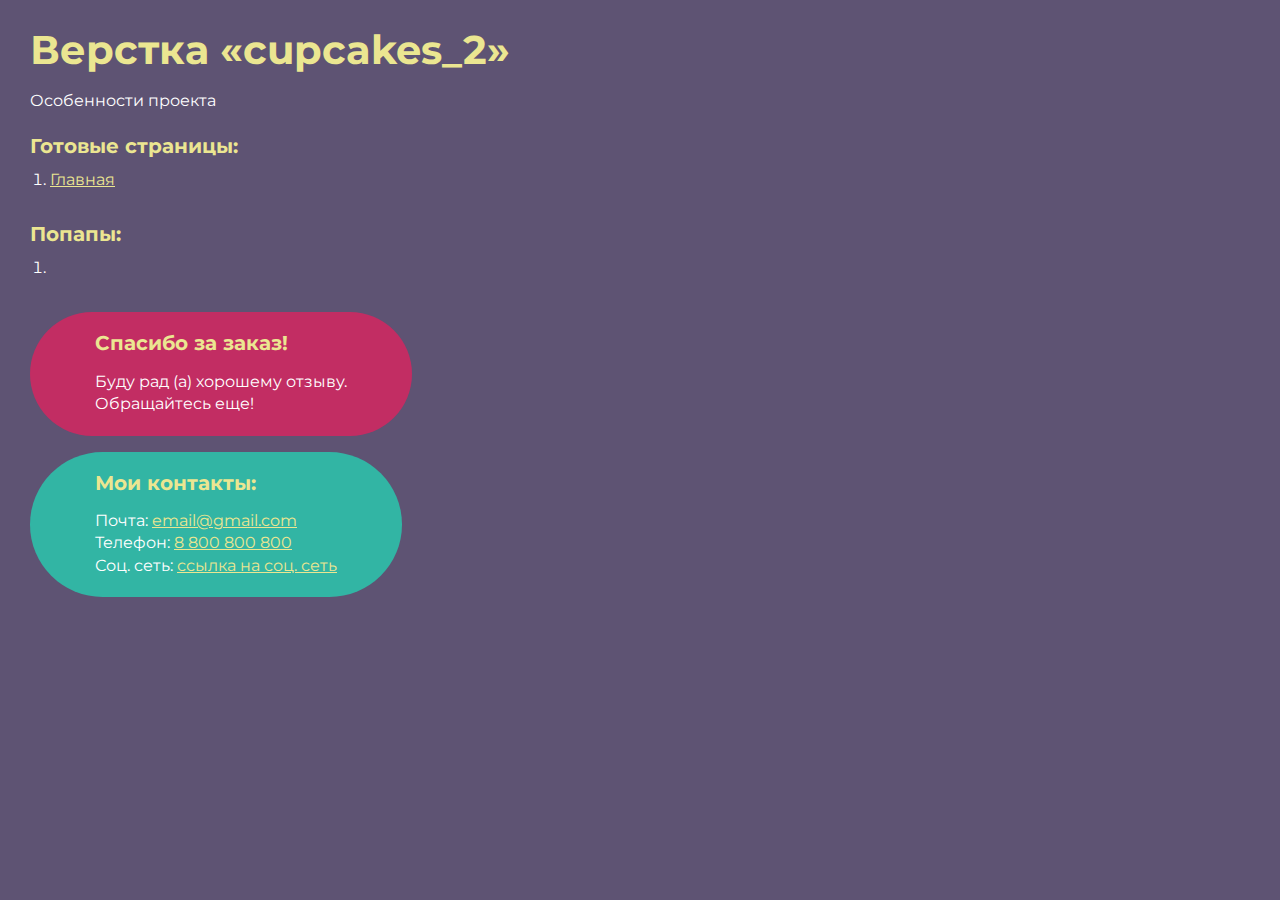
<file: index.html>
<!DOCTYPE html>
<html>

<head>
	<meta charset="UTF-8">
	<meta name="viewport" content="width=device-width, initial-scale=1.0">
	<title>Верстка «cupcakes_2»</title>
</head>

<body>
	<div class="rootpage">
		<h1>Верстка «cupcakes_2»</h1>
		<div class="rootpage__info">
			Особенности проекта
		</div>
		<h2>Готовые страницы:</h2>
		<ol class="rootpage__list">
			<li><a target="_blank" href="home.html">Главная</a></li>
		</ol>
		<h2>Попапы:</h2>
		<ol class="rootpage__list">
			<li><a target="_blank" href="home.html#"></a></li>
		</ol>
		<div class="rootpage__tnx">
			<h2>Спасибо за заказ!</h2>
			<p>Буду рад (а) хорошему отзыву.</p>
			<p>Обращайтесь еще!</p>
		</div>
		<div class="rootpage__contacts">
			<h2>Мои контакты:</h2>
			<p>Почта: <a href="mailto:email@gmail.com">email@gmail.com</a></p>
			<p>Телефон: <a href="tel:8800800800">8 800 800 800</a></p>
			<p>Соц. сеть: <a href="">ссылка на соц. сеть</a></p>
		</div>
	</div>
</body>
<style>
	@charset "UTF-8";
	@import url("https://fonts.googleapis.com/css?family=Montserrat:regular,700&display=swap");

	*,
	*::before,
	*::after {
		padding: 0px;
		margin: 0px;
		border: 0px;
		box-sizing: border-box;
	}

	html,
	body {
		height: 100%;
		margin: 0;
		padding: 0;
		min-width: 320px;
		width: 100%;
		color: #fff;
		background-color: #5e5373;
	}

	body {
		font-family: Montserrat;
		font-size: 100%;
		line-height: 1;
		font-size: 1rem;
	}

	a {
		text-decoration: underline;
		color: #ebe691
	}

	a:visited {
		text-decoration: underline;
		color: #aaa768;
	}

	a:hover {
		text-decoration: none;
	}

	ul li {
		list-style: none;
	}

	img {
		vertical-align: top;
	}

	.wrapper {
		width: 100%;
		min-height: 100%;
		overflow: hidden;
	}

	.rootpage {
		padding: 30px;
		display: flex;
		flex-direction: column;
		align-items: flex-start;
	}

	@media (max-width: 767px) {
		.rootpage {
			padding: 30px 15px;
		}
	}

	h1 {
		color: #ebe691;
		font-size: 2.5rem;
		margin: 0px 0px 1.25rem 0px;
	}

	@media (max-width: 767px) {
		h1 {
			font-size: 1.85rem;
			margin: 0px 0px 1.25rem 0px;
		}
	}

	h2 {
		color: #ebe691;
		font-size: 1.25rem;
		margin: 0px 0px 1rem 0px;
	}

	@media (max-width: 767px) {
		h2 {
			font-size: 1.125rem;
			margin: 0px 0px 1rem 0px;
		}
	}

	.rootpage__info {
		line-height: 140%;
		margin: 0px 0px 1.5rem 0px;
	}

	.rootpage__list {
		margin: 0px 0px 2.25rem 1.25rem;
	}

	.rootpage__list li:not(:last-child) {
		margin: 0px 0px 15px 0px;
	}

	.rootpage__contacts,
	.rootpage__tnx {
		border-radius: 200px;
		padding: 20px 65px;
		line-height: 140%;
	}

	@media (max-width: 767px) {

		.rootpage__contacts,
		.rootpage__tnx {
			border-radius: 40px;
			padding: 20px;
		}
	}

	.rootpage__contacts {
		background: #32b5a4;

	}

	.rootpage__contacts a {
		color: #ebe691;
	}

	.rootpage__tnx {
		background: #c22d63;
		margin: 0px 0px 1rem 0px;
	}
</style>

</html>
</file>
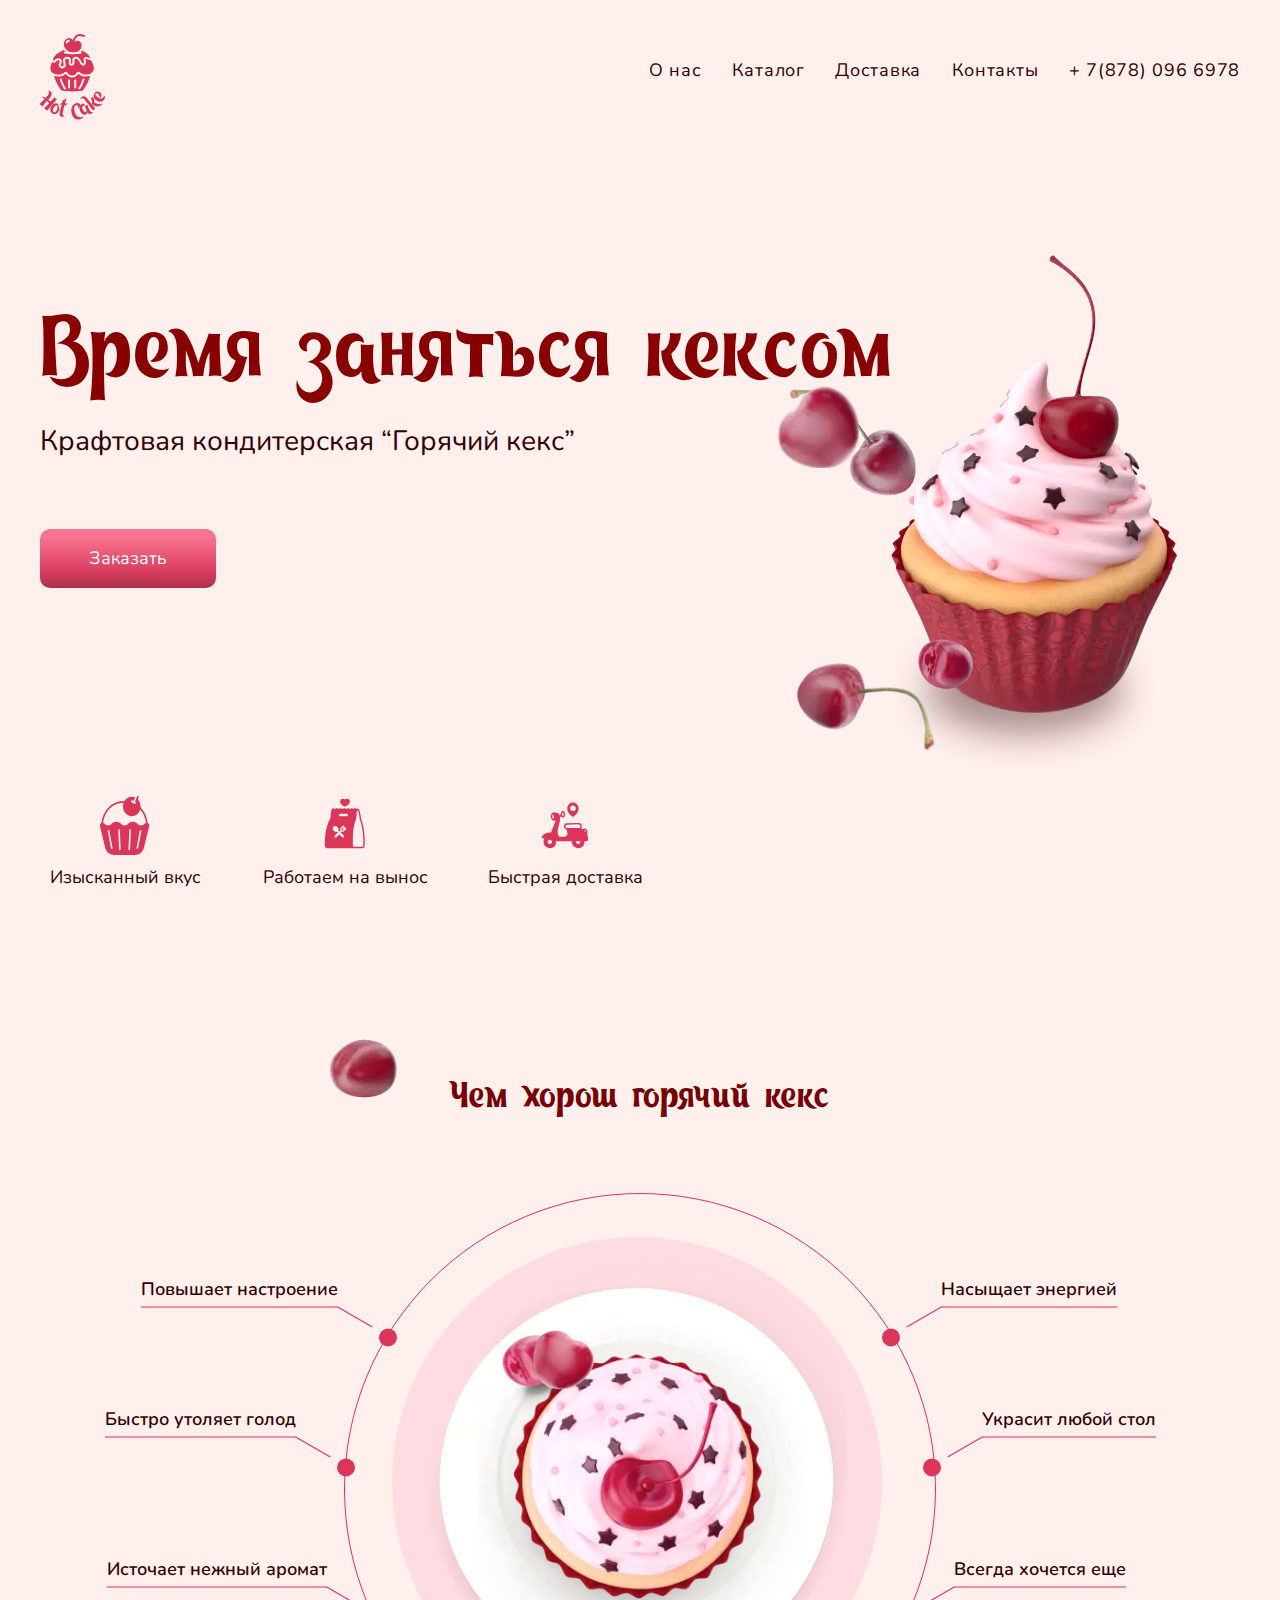
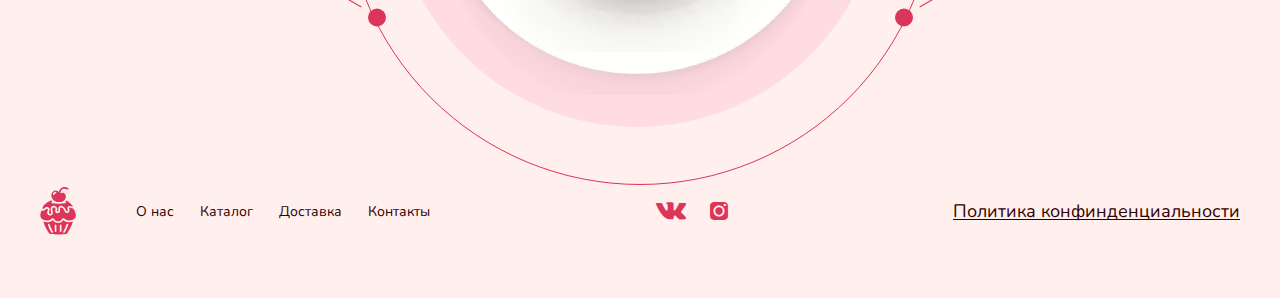
<file: home.html>
<!DOCTYPE html>
<html lang="ru">

<head>
	<title>Главная</title>
	<meta charset="UTF-8">
	<meta name="format-detection" content="telephone=no">
	<!-- <style>body{opacity: 0;}</style> -->
	<link rel="stylesheet" href="css/style.min.css?_v=20220214203732">
	<link rel="shortcut icon" href="favicon.ico">
	<!-- <meta name="robots" content="noindex, nofollow"> -->
	<meta name="viewport" content="width=device-width, initial-scale=1.0">
</head>

<body>
	<div class="wrapper">
		<header data-scroll="200" data-scroll-show class="header">
			<div class="header__container">
				<div class="header__column header__column_logo">
					<a href="#" class="header__logo">
						<img src="img/logo.svg" alt="logo">
					</a>
				</div>
				<div class="header__column header__column_wide">
					<div class="header__menu menu">
						<nav class="menu__body">
							<ul class="menu__list">
								<li class="menu__item"><a href="" class="menu__link">О нас</a></li>
								<li class="menu__item"><a href="" class="menu__link">Каталог</a></li>
								<li class="menu__item"><a href="" class="menu__link">Доставка</a></li>
								<li class="menu__item"><a href="" class="menu__link">Контакты</a></li>
								<li class="menu__item"><a href="tel:78780966978" class="menu__link">+ 7(878) 096 6978</a></li>
							</ul>
						</nav>
					</div>
				</div>
				<button type="button" class="icon-menu"><span></span></button>
			</div>
		</header>
		<main class="page">
			<section data-fullscreen class="promo">
				<div class="promo__container">
					<div class="promo__background">
						<div class="promo__empty"></div>
						<div class="promo__img decor-anim">
							<div data-da=".image-promo,991.98" class="decor-anim__block">
								<div class="decor-anim__box">
									<div class="decor-anim__cherry"></div>
									<div class="decor-anim__cherry"></div>
									<div class="decor-anim__cherry"></div>
									<div class="decor-anim__cherry"></div>
								</div>
							</div>
						</div>
					</div>
					<div class="promo__wrapper">
						<div class="promo__body">
							<div class="promo__image image-promo">
								<picture><source srcset="img/promo/promo-cupcake.webp" type="image/webp"><img src="img/promo/promo-cupcake.png" alt="cupcake"></picture>
							</div>
							<div class="promo__content">
								<h1 class="promo__main-title">Время заняться кексом</h1>
								<h2 class="promo__main-subtitle">Крафтовая кондитерская “Горячий кекс”</h2>
								<button type="button" class="promo__btn button">Заказать</button>
							</div>
						</div>
						<div data-da=".promo__body,991.98,last" class="promo__items">
							<div class="promo__item">
								<div class="promo__icon">
									<img src="img/promo/01.svg" alt="cupcake">
								</div>
								<p class="promo__text">Изысканный вкус</p>
							</div>
							<div class="promo__item">
								<div class="promo__icon">
									<img src="img/promo/02.svg" alt="bag">
								</div>
								<p class="promo__text">Работаем на вынос</p>
							</div>
							<div class="promo__item">
								<div class="promo__icon">
									<img src="img/promo/03.svg" alt="moto">
								</div>
								<p class="promo__text">Быстрая доставка</p>
							</div>
						</div>
					</div>

				</div>
			</section>
			<section class="about">
				<div class="about__container">
					<h2 class="about__title">Чем хорош горячий кекс</h2>
					<div class="about__circle">
						<div class="about__image-ibg"><picture><source srcset="img/about/cupcake.webp" type="image/webp"><img src="img/about/cupcake.png" alt="cupcake"></picture>
							<div class="about__cherry about__cherry_one"></div>
							<div class="about__cherry about__cherry_two"></div>
						</div>
						<div class="about__wrapper">
							<ul class="about__list">
								<li class="about__item item-about">
									<h3 class="item-about__text">Повышает настроение</h3>
									<span class="item-about__line item-about__line_left"><span class="item-about__sphere item-about__sphere_left"></span></span>
								</li>
								<li class="about__item item-about">
									<h3 class="item-about__text">Быстро утоляет голод</h3>
									<span class="item-about__line item-about__line_left"><span class="item-about__sphere item-about__sphere_left"></span></span>
								</li>
								<li class="about__item item-about">
									<h3 class="item-about__text">Источает нежный аромат</h3>
									<span class="item-about__line item-about__line_left"><span class="item-about__sphere item-about__sphere_left"></span></span>

								</li>
								<li class="about__item item-about">
									<h3 class="item-about__text">Насыщает энергией</h3>
									<span class="item-about__line item-about__line_right"><span class="item-about__sphere item-about__sphere_right"></span></span>

								</li>
								<li class="about__item item-about">
									<h3 class="item-about__text">Украсит любой стол</h3>
									<span class="item-about__line item-about__line_right"><span class="item-about__sphere item-about__sphere_right"></span></span>

								</li>
								<li class="about__item item-about">
									<h3 class="item-about__text">Всегда хочется еще</h3>
									<span class="item-about__line item-about__line_right"><span class="item-about__sphere item-about__sphere_right"></span></span>

								</li>
							</ul>
						</div>
					</div>
				</div>
			</section>
		</main>
		<footer class="footer">
			<div class="footer__container">
				<div class="footer__wrapper">
					<div class="footer__column footer__column_logo">
						<a href="" class="footer__logo">
							<img src="img/logo.svg" alt="logo">
						</a>
					</div>
					<div class="footer__column footer__column_wide">
						<div class="footer__menu menu-footer">
							<nav class="menu-footer__body">
								<ul class="menu-footer__list">
									<li data-goto="feedback" data-goto-header class="menu-footer__item"><a href="#" class="menu-footer__link menu-link">О нас</a></li>
									<li data-goto="shedule" class="menu-footer__item"><a href="#" class="menu-footer__link menu-link">Каталог</a></li>
									<li data-goto="about" class="menu-footer__item"><a href="#" class="menu-footer__link menu-link">Доставка</a></li>
									<li data-goto="about" class="menu-footer__item"><a href="#" class="menu-footer__link menu-link">Контакты</a></li>
								</ul>
							</nav>
						</div>
					</div>
					<div class="footer__column footer__column_soc social">
						<a href="#" class="social__link _icon-vk"></a>
						<a href="#" class="social__link _icon-inst"></a>
					</div>
					<div class="footer__column footer__column_polit">
						<a href="#" class="footer__polit">Политика конфинденциальности</a>
					</div>
				</div>
			</div>
		</footer>
	</div>
	<!-- 
<div id="popup" aria-hidden="true" class="popup">
	<div class="popup__wrapper">
		<div class="popup__content">
			<button data-close type="button" class="popup__close">Закрыть</button>
			<div class="popup__text">
			</div>
		</div>
	</div>
</div>
 -->

	<script src="js/app.min.js?_v=20220214203732"></script>
</body>

</html>
</file>
<file: css/style.min.css>
@charset "UTF-8";@font-face{font-family:Nunito;font-display:swap;src:url(../fonts/Nunito-Regular.woff2) format("woff2"),url(../fonts/Nunito-Regular.woff) format("woff");font-weight:400;font-style:normal}@font-face{font-family:Nunito;font-display:swap;src:url(../fonts/Nunito-Bold.woff2) format("woff2"),url(../fonts/Nunito-Bold.woff) format("woff");font-weight:700;font-style:normal}@font-face{font-family:Nunito;font-display:swap;src:url(../fonts/Nunito-SemiBold.woff2) format("woff2"),url(../fonts/Nunito-SemiBold.woff) format("woff");font-weight:600;font-style:normal}@font-face{font-family:Nunito;font-display:swap;src:url(../fonts/Nunito-ExtraBold.woff2) format("woff2"),url(../fonts/Nunito-ExtraBold.woff) format("woff");font-weight:800;font-style:normal}@font-face{font-family:icons;font-display:swap;src:url(../fonts/icons.woff2) format("woff2"),url(../fonts/icons.woff) format("woff");font-weight:400;font-style:normal}@font-face{font-family:tangak;font-display:swap;src:url(../fonts/tangak.woff2) format("woff2"),url(../fonts/tangak.woff) format("woff");font-weight:400;font-style:normal}[class*=_icon-]:before{font-family:icons;font-style:normal;font-weight:400;font-variant:normal;text-transform:none;line-height:1;-webkit-font-smoothing:antialiased;-moz-osx-font-smoothing:grayscale}[class*=_icon-]:before{display:block}._icon-arrow-left:before{content:"\e900"}._icon-arrow-right:before{content:"\e902"}._icon-cart:before{content:"\e903"}._icon-inst:before{content:"\e904"}._icon-map:before{content:"\e905"}._icon-massage:before{content:"\e906"}._icon-vk:before{content:"\e907"}._icon-phone:before{content:"\e901"}*{padding:0;margin:0;border:0}*,:after,:before{-webkit-box-sizing:border-box;box-sizing:border-box}body,html{height:100%;min-width:320px}body{color:#320000;line-height:1;font-family:Nunito;font-size:1.125rem;-ms-text-size-adjust:100%;-moz-text-size-adjust:100%;-webkit-text-size-adjust:100%;-webkit-font-smoothing:antialiased;-moz-osx-font-smoothing:grayscale}button,input,textarea{font-family:Nunito;font-size:inherit}button{cursor:pointer;color:inherit;background-color:inherit}a{color:inherit}a:link,a:visited{text-decoration:none}a:hover{text-decoration:none}ul li{list-style:none}img{vertical-align:top}h1,h2,h3,h4,h5,h6{font-weight:inherit;font-size:inherit}.lock body{overflow:hidden;-ms-touch-action:none;touch-action:none}.wrapper{background-color:#ffefed;min-height:100%;display:-webkit-box;display:-ms-flexbox;display:flex;-webkit-box-orient:vertical;-webkit-box-direction:normal;-ms-flex-direction:column;flex-direction:column;overflow:hidden}.wrapper>main{-webkit-box-flex:1;-ms-flex:1 1 auto;flex:1 1 auto}.wrapper>*{min-width:0}[class*=__container]{max-width:75rem;-webkit-box-sizing:content-box;box-sizing:content-box;margin:0 auto;padding:0 1.25rem}.button{display:-webkit-inline-box;display:-ms-inline-flexbox;display:inline-flex;-ms-flex-item-align:start;align-self:flex-start;padding:17px 49px;background:-o-linear-gradient(89.81deg,#802034 -30.53%,#da3e60 29.32%,#fa7491 87.2%);background:linear-gradient(.19deg,#802034 -30.53%,#da3e60 29.32%,#fa7491 87.2%);border-radius:10px;color:#fffcfc;font-size:1.125rem;line-height:1.3888888889}.button._fw{width:100%}[data-fullscreen]{min-height:100vh}.touch [data-fullscreen]{min-height:calc(var(--vh,1vh) * 100)}[class*=-ibg]{position:relative}[class*=-ibg] img{position:absolute;width:100%;height:100%;top:0;left:0;-o-object-fit:cover;object-fit:cover}[class*=-ibg_contain] img{-o-object-fit:contain;object-fit:contain}[class*=__title]{font-family:tangak,serif;line-height:1;color:#700;letter-spacing:.025em}@supports (font-size:clamp(1.5625rem ,1.28125rem + 1.25vw ,2.25rem)){[class*=__title]{font-size:clamp(1.5625rem ,1.28125rem + 1.25vw ,2.25rem)}}@supports not (font-size:clamp(1.5625rem ,1.28125rem + 1.25vw ,2.25rem)){[class*=__title]{font-size:calc(1.5625rem + .6875 * (100vw - 22.5rem)/ 55)}}[class*=__subtitle]{font-size:1.375rem;line-height:1.3636363636;color:#320000;font-weight:600}[class*=__text]{font-size:1.125rem;line-height:1.3888888889;color:#320000}.social{color:#db3559;display:-webkit-box;display:-ms-flexbox;display:flex;gap:.25rem;margin:0 -10px}@supports (font-size:clamp(1.25rem ,1.25rem + 0vw ,1.25rem)){.social{font-size:clamp(1.25rem ,1.25rem + 0 ,1.25rem)}}@supports not (font-size:clamp(1.25rem ,1.25rem + 0vw ,1.25rem)){.social{font-size:calc(1.25rem + 0 * (100vw - 47.99875rem)/ 29.50125)}}.social__link{padding:0 .625rem;-webkit-transition:all .3s ease 0s;-o-transition:all .3s ease 0s;transition:all .3s ease 0s}.copyright{font-weight:500;font-size:.875rem;line-height:1.2142857143;color:#4f4f4f}.header{color:#320000;padding:10px 0;position:absolute;width:100%;top:0;left:0;z-index:50}.header._header-scroll{position:fixed;top:-200%;-webkit-backdrop-filter:blur(10px);backdrop-filter:blur(10px);background-color:rgba(255,239,237,.502)}.header._header-show{top:0;-webkit-transition:top .3s ease 0s;-o-transition:top .3s ease 0s;transition:top .3s ease 0s}.header__container{-webkit-box-align:center;-ms-flex-align:center;align-items:center;position:relative;display:-webkit-box;display:-ms-flexbox;display:flex;gap:10px}@supports (min-height:clamp(3.125rem ,1.5815217391rem + 7.7173913043vw ,7.5625rem)){.header__container{min-height:clamp(3.125rem ,1.5815217391rem + 7.7173913043vw ,7.5625rem)}}@supports not (min-height:clamp(3.125rem ,1.5815217391rem + 7.7173913043vw ,7.5625rem)){.header__container{min-height:calc(3.125rem + 4.4375 * (100vw - 20rem)/ 57.5)}}@supports (min-height:clamp(3.125rem ,2.472826087rem + 3.2608695652vw ,5rem)){._header-scroll .header__container{min-height:clamp(3.125rem ,2.472826087rem + 3.2608695652vw ,5rem)}}@supports not (min-height:clamp(3.125rem ,2.472826087rem + 3.2608695652vw ,5rem)){._header-scroll .header__container{min-height:calc(3.125rem + 1.875 * (100vw - 20rem)/ 57.5)}}.header__column{-webkit-box-flex:0;-ms-flex-positive:0;flex-grow:0;-ms-flex-negative:0;flex-shrink:0}@supports (flex-basis:clamp(11.25rem ,1.0008896797rem + 21.3523131673vw ,18.75rem)){.header__column{-ms-flex-preferred-size:clamp(11.25rem ,1.0008896797rem + 21.3523131673vw ,18.75rem);flex-basis:clamp(11.25rem ,1.0008896797rem + 21.3523131673vw ,18.75rem)}}@supports not (flex-basis:clamp(11.25rem ,1.0008896797rem + 21.3523131673vw ,18.75rem)){.header__column{-ms-flex-preferred-size:calc(11.25rem + 7.5 * (100vw - 48rem)/ 35.125);flex-basis:calc(11.25rem + 7.5 * (100vw - 48rem)/ 35.125)}}.header__column_logo{padding-left:.625rem;padding-bottom:.9375rem}.header__column_wide{-webkit-box-flex:1;-ms-flex:1 1 auto;flex:1 1 auto}.header__logo{position:relative;width:50px}@supports (width:clamp(1.9375rem ,1.6051136364rem + 1.4772727273vw ,2.75rem)){.header__logo{width:clamp(1.9375rem ,1.6051136364rem + 1.4772727273vw ,2.75rem)}}@supports not (width:clamp(1.9375rem ,1.6051136364rem + 1.4772727273vw ,2.75rem)){.header__logo{width:calc(1.9375rem + .8125 * (100vw - 22.5rem)/ 55)}}@supports (width:clamp(1.9375rem ,1.6051136364rem + 1.4772727273vw ,2.75rem)){.header__logo img{width:clamp(1.9375rem ,1.6051136364rem + 1.4772727273vw ,2.75rem)}}@supports not (width:clamp(1.9375rem ,1.6051136364rem + 1.4772727273vw ,2.75rem)){.header__logo img{width:calc(1.9375rem + .8125 * (100vw - 22.5rem)/ 55)}}.header__logo::before{content:"";display:block;position:absolute;height:62px;top:10%;left:50%;-webkit-transform:translate(-50%,50%);-ms-transform:translate(-50%,50%);transform:translate(-50%,50%);background:url(../img/logo-text.svg) 0 0/cover no-repeat}@supports (width:clamp(2.5rem ,1.5284090909rem + 4.3181818182vw ,4.875rem)){.header__logo::before{width:clamp(2.5rem ,1.5284090909rem + 4.3181818182vw ,4.875rem)}}@supports not (width:clamp(2.5rem ,1.5284090909rem + 4.3181818182vw ,4.875rem)){.header__logo::before{width:calc(2.5rem + 2.375 * (100vw - 22.5rem)/ 55)}}.menu__list{display:-webkit-box;display:-ms-flexbox;display:flex;row-gap:5px;-ms-flex-wrap:wrap;flex-wrap:wrap;-webkit-box-pack:end;-ms-flex-pack:end;justify-content:flex-end;-webkit-box-align:center;-ms-flex-align:center;align-items:center}@supports ((-moz-column-gap:clamp(0.9375rem ,-0.5144572954rem + 3.024911032vw ,2rem)) or (column-gap:clamp(0.9375rem ,-0.5144572954rem + 3.024911032vw ,2rem))){.menu__list{-webkit-column-gap:clamp(.9375rem ,-.5144572954rem + 3.024911032vw ,2rem);-moz-column-gap:clamp(.9375rem ,-.5144572954rem + 3.024911032vw ,2rem);column-gap:clamp(.9375rem ,-.5144572954rem + 3.024911032vw ,2rem)}}@supports not ((-moz-column-gap:clamp(0.9375rem ,-0.5144572954rem + 3.024911032vw ,2rem)) or (column-gap:clamp(0.9375rem ,-0.5144572954rem + 3.024911032vw ,2rem))){.menu__list{-webkit-column-gap:calc(.9375rem + 1.0625 * (100vw - 48rem)/ 35.125);-moz-column-gap:calc(.9375rem + 1.0625 * (100vw - 48rem)/ 35.125);column-gap:calc(.9375rem + 1.0625 * (100vw - 48rem)/ 35.125)}}.menu__link{line-height:175%;letter-spacing:.04em}.icon-menu{display:none}.footer{color:#320000;padding:1.75rem 0 2.5625rem}.footer__container{display:-webkit-box;display:-ms-flexbox;display:flex;-webkit-box-orient:vertical;-webkit-box-direction:normal;-ms-flex-direction:column;flex-direction:column;gap:2rem}.footer__wrapper{-webkit-box-align:center;-ms-flex-align:center;align-items:center;position:relative;display:-webkit-box;display:-ms-flexbox;display:flex;-ms-flex-wrap:wrap;flex-wrap:wrap;min-height:5.75rem}@supports (gap:clamp(1.875rem ,-9.8971518987rem + 18.9873417722vw ,3.75rem)){.footer__wrapper{gap:clamp(1.875rem ,-9.8971518987rem + 18.9873417722vw ,3.75rem)}}@supports not (gap:clamp(1.875rem ,-9.8971518987rem + 18.9873417722vw ,3.75rem)){.footer__wrapper{gap:calc(1.875rem + 1.875 * (100vw - 62rem)/ 9.875)}}.footer__column{-webkit-box-flex:0;-ms-flex-positive:0;flex-grow:0;-ms-flex-negative:0;flex-shrink:0;display:-webkit-box;display:-ms-flexbox;display:flex}.footer__column_logo{-webkit-box-flex:0;-ms-flex:0 1 auto;flex:0 1 auto}.footer__column_wide{-webkit-box-flex:1;-ms-flex:1 1 auto;flex:1 1 auto;-ms-flex-item-align:center;-ms-grid-row-align:center;align-self:center;-ms-grid-column-align:center;justify-self:center}.footer__column_soc{-webkit-box-flex:1;-ms-flex:1 1 auto;flex:1 1 auto}.footer__column_polit{-webkit-box-flex:0;-ms-flex:0 1 auto;flex:0 1 auto}@supports (width:clamp(1.9375rem ,1.8096590909rem + 0.5681818182vw ,2.25rem)){.footer__logo img{width:clamp(1.9375rem ,1.8096590909rem + .5681818182vw ,2.25rem)}}@supports not (width:clamp(1.9375rem ,1.8096590909rem + 0.5681818182vw ,2.25rem)){.footer__logo img{width:calc(1.9375rem + .3125 * (100vw - 22.5rem)/ 55)}}.footer__polit{position:relative}.footer__polit::after{content:"";position:absolute;width:100%;height:1px;bottom:0;left:0;background-color:#320000}.menu-footer__list{position:relative;display:-webkit-box;display:-ms-flexbox;display:flex;color:#320000;row-gap:10px;-ms-flex-wrap:wrap;flex-wrap:wrap;-webkit-box-align:center;-ms-flex-align:center;align-items:center;-webkit-box-pack:center;-ms-flex-pack:center;justify-content:center;gap:1.625rem}.menu-footer__link{font-weight:500;font-size:.875rem;line-height:1.2222222222}.menu-footer__link._active{color:#ffd6dd;font-weight:700}@supports (padding-bottom:clamp(1.75rem ,0.1647727273rem + 7.0454545455vw ,5.625rem)){.promo{padding-bottom:clamp(1.75rem ,.1647727273rem + 7.0454545455vw ,5.625rem)}}@supports not (padding-bottom:clamp(1.75rem ,0.1647727273rem + 7.0454545455vw ,5.625rem)){.promo{padding-bottom:calc(1.75rem + 3.875 * (100vw - 22.5rem)/ 55)}}.promo__container{display:-webkit-box;display:-ms-flexbox;display:flex;position:relative}.promo__background{display:none}.promo__empty{-webkit-box-flex:0;-ms-flex:0 1 50%;flex:0 1 50%}.no-webp .promo__img{background:url(../img/promo/promo-cupcake.png) 80% 65% no-repeat}.promo__img{-webkit-box-flex:0;-ms-flex:0 1 50%;flex:0 1 50%;background-size:50%}.promo .decor-anim{position:relative}.promo .decor-anim__block{z-index:2;position:absolute;top:62%;left:66%;-webkit-transform:translate(-50%,-50%);-ms-transform:translate(-50%,-50%);transform:translate(-50%,-50%)}.promo .decor-anim__box{position:relative;width:600px;height:500px}.promo .decor-anim__cherry{position:absolute;width:17.5rem;height:17.5rem}.no-webp .promo .decor-anim__cherry:nth-child(1){background:url(../img/promo/decor-1.png) 0 0 no-repeat}.promo .decor-anim__cherry:nth-child(1){width:13.125rem;height:12.5rem;-webkit-animation:item-1 3s infinite ease-in-out alternate 2s;animation:item-1 3s infinite ease-in-out alternate 2s}@supports (right:clamp(21.875rem ,8.0357142857rem + 22.3214285714vw ,28.125rem)){.promo .decor-anim__cherry:nth-child(1){right:clamp(21.875rem ,8.0357142857rem + 22.3214285714vw ,28.125rem)}}@supports not (right:clamp(21.875rem ,8.0357142857rem + 22.3214285714vw ,28.125rem)){.promo .decor-anim__cherry:nth-child(1){right:calc(21.875rem + 6.25 * (100vw - 62rem)/ 28)}}@supports (top:clamp(0rem ,0rem + 0vw ,0rem)){.promo .decor-anim__cherry:nth-child(1){top:clamp(0 ,0 + 0 ,0)}}@supports not (top:clamp(0rem ,0rem + 0vw ,0rem)){.promo .decor-anim__cherry:nth-child(1){top:calc(0rem + 0 * (100vw - 62rem)/ 28)}}@supports (background-size:clamp(12.5rem ,1.4285714286rem + 17.8571428571vw ,17.5rem)){.promo .decor-anim__cherry:nth-child(1){background-size:clamp(12.5rem ,1.4285714286rem + 17.8571428571vw ,17.5rem)}}@supports not (background-size:clamp(12.5rem ,1.4285714286rem + 17.8571428571vw ,17.5rem)){.promo .decor-anim__cherry:nth-child(1){background-size:calc(12.5rem + 5 * (100vw - 62rem)/ 28)}}.no-webp .promo .decor-anim__cherry:nth-child(2){background:url(../img/promo/decor-2.png) 0 0 no-repeat}.promo .decor-anim__cherry:nth-child(2){width:6.875rem;height:6.875rem;top:51%;-webkit-animation:item-1 3s infinite ease-in-out alternate 3s;animation:item-1 3s infinite ease-in-out alternate 3s}@supports (right:clamp(0rem ,33.3333333333rem + -37.037037037vw ,6.25rem)){.promo .decor-anim__cherry:nth-child(2){right:clamp(0 ,33.3333333333rem + -37.037037037vw ,6.25rem)}}@supports not (right:clamp(0rem ,33.3333333333rem + -37.037037037vw ,6.25rem)){.promo .decor-anim__cherry:nth-child(2){right:calc(6.25rem + -6.25 * (100vw - 73.125rem)/ 16.875)}}@supports (top:clamp(3.125rem ,13.9423076923rem + -14.4230769231vw ,5rem)){.promo .decor-anim__cherry:nth-child(2){top:clamp(3.125rem ,13.9423076923rem + -14.4230769231vw ,5rem)}}@supports not (top:clamp(3.125rem ,13.9423076923rem + -14.4230769231vw ,5rem)){.promo .decor-anim__cherry:nth-child(2){top:calc(5rem + -1.875 * (100vw - 62rem)/ 13)}}@supports (background-size:clamp(6.25rem ,0.7142857143rem + 8.9285714286vw ,8.75rem)){.promo .decor-anim__cherry:nth-child(2){background-size:clamp(6.25rem ,.7142857143rem + 8.9285714286vw ,8.75rem)}}@supports not (background-size:clamp(6.25rem ,0.7142857143rem + 8.9285714286vw ,8.75rem)){.promo .decor-anim__cherry:nth-child(2){background-size:calc(6.25rem + 2.5 * (100vw - 62rem)/ 28)}}.no-webp .promo .decor-anim__cherry:nth-child(3){background:url(../img/promo/decor-3.png) 0 0 no-repeat}.promo .decor-anim__cherry:nth-child(3){width:12.5rem;height:10.625rem;-webkit-animation:item-1 3s infinite ease-in-out alternate 1s;animation:item-1 3s infinite ease-in-out alternate 1s}@supports (right:clamp(0rem ,26.8114973262rem + -32.0855614973vw ,3.75rem)){.promo .decor-anim__cherry:nth-child(3){right:clamp(0 ,26.8114973262rem + -32.0855614973vw ,3.75rem)}}@supports not (right:clamp(0rem ,26.8114973262rem + -32.0855614973vw ,3.75rem)){.promo .decor-anim__cherry:nth-child(3){right:calc(3.75rem + -3.75 * (100vw - 71.875rem)/ 11.6875)}}@supports (background-size:clamp(9.375rem ,2.4553571429rem + 11.1607142857vw ,12.5rem)){.promo .decor-anim__cherry:nth-child(3){background-size:clamp(9.375rem ,2.4553571429rem + 11.1607142857vw ,12.5rem)}}@supports not (background-size:clamp(9.375rem ,2.4553571429rem + 11.1607142857vw ,12.5rem)){.promo .decor-anim__cherry:nth-child(3){background-size:calc(9.375rem + 3.125 * (100vw - 62rem)/ 28)}}@supports (top:clamp(15.625rem ,8.7053571429rem + 11.1607142857vw ,18.75rem)){.promo .decor-anim__cherry:nth-child(3){top:clamp(15.625rem ,8.7053571429rem + 11.1607142857vw ,18.75rem)}}@supports not (top:clamp(15.625rem ,8.7053571429rem + 11.1607142857vw ,18.75rem)){.promo .decor-anim__cherry:nth-child(3){top:calc(15.625rem + 3.125 * (100vw - 62rem)/ 28)}}.no-webp .promo .decor-anim__cherry:nth-child(4){background:url(../img/promo/decor-4.png) 0 0 no-repeat}.promo .decor-anim__cherry:nth-child(4){bottom:5rem;width:5.625rem;height:5.625rem;-webkit-animation:item-1 3s infinite ease-in-out alternate .5s;animation:item-1 3s infinite ease-in-out alternate .5s}@supports (left:clamp(9.375rem ,16.5865384615rem + -9.6153846154vw ,10.625rem)){.promo .decor-anim__cherry:nth-child(4){left:clamp(9.375rem ,16.5865384615rem + -9.6153846154vw ,10.625rem)}}@supports not (left:clamp(9.375rem ,16.5865384615rem + -9.6153846154vw ,10.625rem)){.promo .decor-anim__cherry:nth-child(4){left:calc(10.625rem + -1.25 * (100vw - 62rem)/ 13)}}@supports (background-size:clamp(5.625rem ,2.8571428571rem + 4.4642857143vw ,6.875rem)){.promo .decor-anim__cherry:nth-child(4){background-size:clamp(5.625rem ,2.8571428571rem + 4.4642857143vw ,6.875rem)}}@supports not (background-size:clamp(5.625rem ,2.8571428571rem + 4.4642857143vw ,6.875rem)){.promo .decor-anim__cherry:nth-child(4){background-size:calc(5.625rem + 1.25 * (100vw - 62rem)/ 28)}}@supports (bottom:clamp(5.625rem ,13.6607142857rem + -8.9285714286vw ,8.125rem)){.promo .decor-anim__cherry:nth-child(4){bottom:clamp(5.625rem ,13.6607142857rem + -8.9285714286vw ,8.125rem)}}@supports not (bottom:clamp(5.625rem ,13.6607142857rem + -8.9285714286vw ,8.125rem)){.promo .decor-anim__cherry:nth-child(4){bottom:calc(8.125rem + -2.5 * (100vw - 62rem)/ 28)}}@-webkit-keyframes item-1{0%{-webkit-transform:translateY(0);transform:translateY(0)}50%{-webkit-transform:translateY(10px);transform:translateY(10px)}}@keyframes item-1{0%{-webkit-transform:translateY(0);transform:translateY(0)}50%{-webkit-transform:translateY(10px);transform:translateY(10px)}}.promo__wrapper{position:relative;-webkit-box-align:center;-ms-flex-align:center;align-items:center;min-height:100vh;display:-webkit-box;display:-ms-flexbox;display:flex}.promo__body{position:relative;display:-webkit-box;display:-ms-flexbox;display:flex;-webkit-box-orient:vertical;-webkit-box-direction:normal;-ms-flex-direction:column;flex-direction:column;-webkit-box-align:center;-ms-flex-align:center;align-items:center}.promo__image-ibg{display:block;position:relative;padding-bottom:73.6633663366%}.promo__image{display:none}.promo .image-promo{position:relative}.promo .image-promo__wrapper{position:absolute;top:0;left:0}.promo .image-promo__cheries{position:relative}.promo__content{display:-webkit-box;display:-ms-flexbox;display:flex;-webkit-box-orient:vertical;-webkit-box-direction:normal;-ms-flex-direction:column;flex-direction:column}.promo__main-title{min-width:53.125rem;font-family:tangak;line-height:1;letter-spacing:.025em;color:#890000}@supports (font-size:clamp(1.9375rem ,0.5568181818rem + 6.1363636364vw ,5.3125rem)){.promo__main-title{font-size:clamp(1.9375rem ,.5568181818rem + 6.1363636364vw ,5.3125rem)}}@supports not (font-size:clamp(1.9375rem ,0.5568181818rem + 6.1363636364vw ,5.3125rem)){.promo__main-title{font-size:calc(1.9375rem + 3.375 * (100vw - 22.5rem)/ 55)}}.promo__main-title:not(:last-child){margin-bottom:1.5625rem}.promo__main-subtitle{font-size:28px;line-height:1.3571428571;color:#320000}@supports (font-size:clamp(1.25rem ,1.0454545455rem + 0.9090909091vw ,1.75rem)){.promo__main-subtitle{font-size:clamp(1.25rem ,1.0454545455rem + .9090909091vw ,1.75rem)}}@supports not (font-size:clamp(1.25rem ,1.0454545455rem + 0.9090909091vw ,1.75rem)){.promo__main-subtitle{font-size:calc(1.25rem + .5 * (100vw - 22.5rem)/ 55)}}.promo__btn{margin-top:4.375rem}.promo__items{display:-webkit-box;display:-ms-flexbox;display:flex;gap:1.875rem;-webkit-box-pack:center;-ms-flex-pack:center;justify-content:center;margin:7rem -10px 0}.promo__item{-webkit-box-flex:0;-ms-flex:0 1 33.333%;flex:0 1 33.333%;padding:0 10px;height:100%;display:-webkit-box;display:-ms-flexbox;display:flex;-webkit-box-align:center;-ms-flex-align:center;align-items:center;text-align:center;-webkit-box-orient:vertical;-webkit-box-direction:normal;-ms-flex-direction:column;flex-direction:column;min-width:11.875rem}.promo__icon{-webkit-box-flex:0;-ms-flex:0 0 3.75rem;flex:0 0 3.75rem;width:60px;display:-webkit-box;display:-ms-flexbox;display:flex;-webkit-box-pack:center;-ms-flex-pack:center;justify-content:center;-webkit-box-align:end;-ms-flex-align:end;align-items:flex-end}.promo__icon:not(:last-child){margin-bottom:.625rem}.promo__icon img{max-width:100%;max-height:3.75rem}@supports (padding-top:clamp(1.75rem ,0.1647727273rem + 7.0454545455vw ,5.625rem)){.about{padding-top:clamp(1.75rem ,.1647727273rem + 7.0454545455vw ,5.625rem)}}@supports not (padding-top:clamp(1.75rem ,0.1647727273rem + 7.0454545455vw ,5.625rem)){.about{padding-top:calc(1.75rem + 3.875 * (100vw - 22.5rem)/ 55)}}@supports (padding-bottom:clamp(1.75rem ,0.2926136364rem + 6.4772727273vw ,5.3125rem)){.about{padding-bottom:clamp(1.75rem ,.2926136364rem + 6.4772727273vw ,5.3125rem)}}@supports not (padding-bottom:clamp(1.75rem ,0.2926136364rem + 6.4772727273vw ,5.3125rem)){.about{padding-bottom:calc(1.75rem + 3.5625 * (100vw - 22.5rem)/ 55)}}.about__container{display:-webkit-box;display:-ms-flexbox;display:flex;-webkit-box-orient:vertical;-webkit-box-direction:normal;-ms-flex-direction:column;flex-direction:column;-webkit-box-align:center;-ms-flex-align:center;align-items:center}@supports (gap:clamp(1.5625rem ,-3.1420454545rem + 20.9090909091vw ,13.0625rem)){.about__container{gap:clamp(1.5625rem ,-3.1420454545rem + 20.9090909091vw ,13.0625rem)}}@supports not (gap:clamp(1.5625rem ,-3.1420454545rem + 20.9090909091vw ,13.0625rem)){.about__container{gap:calc(1.5625rem + 11.5 * (100vw - 22.5rem)/ 55)}}.about__circle{position:relative;display:-webkit-box;display:-ms-flexbox;display:flex;-webkit-box-orient:vertical;-webkit-box-direction:normal;-ms-flex-direction:column;flex-direction:column;gap:6.25rem}@supports (gap:clamp(1.5625rem ,-3.1420454545rem + 20.9090909091vw ,13.0625rem)){.about__circle{gap:clamp(1.5625rem ,-3.1420454545rem + 20.9090909091vw ,13.0625rem)}}@supports not (gap:clamp(1.5625rem ,-3.1420454545rem + 20.9090909091vw ,13.0625rem)){.about__circle{gap:calc(1.5625rem + 11.5 * (100vw - 22.5rem)/ 55)}}.about__image-ibg{position:relative;display:-webkit-box;display:-ms-flexbox;display:flex;-webkit-box-align:center;-ms-flex-align:center;align-items:center;-webkit-box-pack:center;-ms-flex-pack:center;justify-content:center;padding-bottom:100%}@supports (width:clamp(18.75rem ,14.2855149783rem + 22.3224251083vw ,25rem)){.about__image-ibg{width:clamp(18.75rem ,14.2855149783rem + 22.3224251083vw ,25rem)}}@supports not (width:clamp(18.75rem ,14.2855149783rem + 22.3224251083vw ,25rem)){.about__image-ibg{width:calc(18.75rem + 6.25 * (100vw - 20rem)/ 27.99875)}}.about__image-ibg img{z-index:3}.about__image-ibg::after,.about__image-ibg::before{content:"";position:absolute}.no-webp .about__image-ibg::before{background:url(../img/about/white_pearl_salad_plate.png) no-repeat}.about__image-ibg::before{z-index:1;width:28.125rem;height:28.125rem;-webkit-transform:translate(-50%,-50%);-ms-transform:translate(-50%,-50%);transform:translate(-50%,-50%)}@supports (background-size:clamp(21.25rem ,16.3390664762rem + 24.5546676191vw ,28.125rem)){.about__image-ibg::before{background-size:clamp(21.25rem ,16.3390664762rem + 24.5546676191vw ,28.125rem)}}@supports not (background-size:clamp(21.25rem ,16.3390664762rem + 24.5546676191vw ,28.125rem)){.about__image-ibg::before{background-size:calc(21.25rem + 6.875 * (100vw - 20rem)/ 27.99875)}}@supports (top:clamp(12.375rem ,13.0178691013rem + -1.3393455065vw ,12.75rem)){.about__image-ibg::before{top:clamp(12.375rem ,13.0178691013rem + -1.3393455065vw ,12.75rem)}}@supports not (top:clamp(12.375rem ,13.0178691013rem + -1.3393455065vw ,12.75rem)){.about__image-ibg::before{top:calc(12.75rem + -.375 * (100vw - 20rem)/ 27.99875)}}@supports (left:clamp(12.8125rem ,13.2410794009rem + -0.8928970043vw ,13.0625rem)){.about__image-ibg::before{left:clamp(12.8125rem ,13.2410794009rem + -.8928970043vw ,13.0625rem)}}@supports not (left:clamp(12.8125rem ,13.2410794009rem + -0.8928970043vw ,13.0625rem)){.about__image-ibg::before{left:calc(13.0625rem + -.25 * (100vw - 20rem)/ 27.99875)}}.about__image-ibg::after{width:490px;height:490px;background-color:#ffdce2;border-radius:50%;left:49%;top:48%;-webkit-transform:translate(-50%,-50%);-ms-transform:translate(-50%,-50%);transform:translate(-50%,-50%)}@supports (width:clamp(18.75rem ,10.2674784589rem + 42.4126077057vw ,30.625rem)){.about__image-ibg::after{width:clamp(18.75rem ,10.2674784589rem + 42.4126077057vw ,30.625rem)}}@supports not (width:clamp(18.75rem ,10.2674784589rem + 42.4126077057vw ,30.625rem)){.about__image-ibg::after{width:calc(18.75rem + 11.875 * (100vw - 20rem)/ 27.99875)}}@supports (height:clamp(18.75rem ,10.2674784589rem + 42.4126077057vw ,30.625rem)){.about__image-ibg::after{height:clamp(18.75rem ,10.2674784589rem + 42.4126077057vw ,30.625rem)}}@supports not (height:clamp(18.75rem ,10.2674784589rem + 42.4126077057vw ,30.625rem)){.about__image-ibg::after{height:calc(18.75rem + 11.875 * (100vw - 20rem)/ 27.99875)}}.about__cherry{z-index:3;top:0;left:0;position:absolute;display:inline-block;width:100px;height:100px}.no-webp .about__cherry_one{background:url(../img/about/cherry-1.png) 0 0 no-repeat}@supports (background-size:clamp(5rem ,3.8838787446rem + 5.5806062771vw ,6.5625rem)){.about__cherry_one{background-size:clamp(5rem ,3.8838787446rem + 5.5806062771vw ,6.5625rem)}}@supports not (background-size:clamp(5rem ,3.8838787446rem + 5.5806062771vw ,6.5625rem)){.about__cherry_one{background-size:calc(5rem + 1.5625 * (100vw - 20rem)/ 27.99875)}}.no-webp .about__cherry_two{background:url(../img/about/cherry-2.png) 0 0 no-repeat}@supports (background-size:clamp(7.5rem ,6.6071029957rem + 4.4644850217vw ,8.75rem)){.about__cherry_two{background-size:clamp(7.5rem ,6.6071029957rem + 4.4644850217vw ,8.75rem)}}@supports not (background-size:clamp(7.5rem ,6.6071029957rem + 4.4644850217vw ,8.75rem)){.about__cherry_two{background-size:calc(7.5rem + 1.25 * (100vw - 20rem)/ 27.99875)}}@supports (top:clamp(12.5rem ,10.2677574892rem + 11.1612125541vw ,15.625rem)){.about__cherry_two{top:clamp(12.5rem ,10.2677574892rem + 11.1612125541vw ,15.625rem)}}@supports not (top:clamp(12.5rem ,10.2677574892rem + 11.1612125541vw ,15.625rem)){.about__cherry_two{top:calc(12.5rem + 3.125 * (100vw - 20rem)/ 27.99875)}}@supports (left:clamp(0rem ,2.1428970043rem + -4.4644850217vw ,1.25rem)){.about__cherry_two{left:clamp(0 ,2.1428970043rem + -4.4644850217vw ,1.25rem)}}@supports not (left:clamp(0rem ,2.1428970043rem + -4.4644850217vw ,1.25rem)){.about__cherry_two{left:calc(1.25rem + -1.25 * (100vw - 20rem)/ 27.99875)}}@-webkit-keyframes move{100%{offset-distance:100%}}@keyframes move{100%{offset-distance:100%}}.about__wrapper{position:relative;z-index:2}.about__list{display:-webkit-box;display:-ms-flexbox;display:flex;-webkit-box-orient:vertical;-webkit-box-direction:normal;-ms-flex-direction:column;flex-direction:column;gap:1.25rem}.about .item-about{max-width:250px}.about .item-about__text{font-weight:600}@media (min-width:31.25rem){.about__title{position:relative;z-index:2}.no-webp .about__title::after{background:url(../img/about/cherry_title.png) 0 0 no-repeat}.about__title::after{content:"";position:absolute;width:7.3125rem;height:7.3125rem;top:-4.375rem;left:-9.25rem;-webkit-animation:item-1 3s infinite ease-in-out alternate 2s;animation:item-1 3s infinite ease-in-out alternate 2s}@supports (left:clamp(-9.25rem ,-3.1756756757rem + -7.8378378378vw ,-5.625rem)){.about__title::after{left:clamp(-9.25rem ,-3.1756756757rem + -7.8378378378vw ,-5.625rem)}}@supports not (left:clamp(-9.25rem ,-3.1756756757rem + -7.8378378378vw ,-5.625rem)){.about__title::after{left:calc(-5.625rem + -3.625 * (100vw - 31.25rem)/ 46.25)}}@supports (top:clamp(-4.375rem ,-2.2804054054rem + -2.7027027027vw ,-3.125rem)){.about__title::after{top:clamp(-4.375rem ,-2.2804054054rem + -2.7027027027vw ,-3.125rem)}}@supports not (top:clamp(-4.375rem ,-2.2804054054rem + -2.7027027027vw ,-3.125rem)){.about__title::after{top:calc(-3.125rem + -1.25 * (100vw - 31.25rem)/ 46.25)}}@supports (background-size:clamp(5.625rem ,4.4847972973rem + 3.6486486486vw ,7.3125rem)){.about__title::after{background-size:clamp(5.625rem ,4.4847972973rem + 3.6486486486vw ,7.3125rem)}}@supports not (background-size:clamp(5.625rem ,4.4847972973rem + 3.6486486486vw ,7.3125rem)){.about__title::after{background-size:calc(5.625rem + 1.6875 * (100vw - 31.25rem)/ 46.25)}}}@media (min-width:47.99875em){@supports (width:clamp(15.625rem ,7.7944915254rem + 16.313559322vw ,20.4375rem)){.about__image-ibg{width:clamp(15.625rem ,7.7944915254rem + 16.313559322vw ,20.4375rem)}}@supports not (width:clamp(15.625rem ,7.7944915254rem + 16.313559322vw ,20.4375rem)){.about__image-ibg{width:calc(15.625rem + 4.8125 * (100vw - 48rem)/ 29.5)}}@supports (background-size:clamp(18.75rem ,-5.1305970149rem + 49.7512437811vw ,31.25rem)){.about__image-ibg::before{background-size:clamp(18.75rem ,-5.1305970149rem + 49.7512437811vw ,31.25rem)}}@supports not (background-size:clamp(18.75rem ,-5.1305970149rem + 49.7512437811vw ,31.25rem)){.about__image-ibg::before{background-size:calc(18.75rem + 12.5 * (100vw - 48rem)/ 25.125)}}@supports (top:clamp(9.0625rem ,19.7947761194rem + -14.6766169154vw ,12.75rem)){.about__image-ibg::before{top:clamp(9.0625rem ,19.7947761194rem + -14.6766169154vw ,12.75rem)}}@supports not (top:clamp(9.0625rem ,19.7947761194rem + -14.6766169154vw ,12.75rem)){.about__image-ibg::before{top:calc(12.75rem + -3.6875 * (100vw - 48rem)/ 25.125)}}@supports (left:clamp(9.0625rem ,19.7947761194rem + -14.6766169154vw ,12.75rem)){.about__image-ibg::before{left:clamp(9.0625rem ,19.7947761194rem + -14.6766169154vw ,12.75rem)}}@supports not (left:clamp(9.0625rem ,19.7947761194rem + -14.6766169154vw ,12.75rem)){.about__image-ibg::before{left:calc(12.75rem + -3.6875 * (100vw - 48rem)/ 25.125)}}@supports (width:clamp(18.125rem ,-5.7555970149rem + 49.7512437811vw ,30.625rem)){.about__image-ibg::after{width:clamp(18.125rem ,-5.7555970149rem + 49.7512437811vw ,30.625rem)}}@supports not (width:clamp(18.125rem ,-5.7555970149rem + 49.7512437811vw ,30.625rem)){.about__image-ibg::after{width:calc(18.125rem + 12.5 * (100vw - 48rem)/ 25.125)}}@supports (height:clamp(18.125rem ,-5.7555970149rem + 49.7512437811vw ,30.625rem)){.about__image-ibg::after{height:clamp(18.125rem ,-5.7555970149rem + 49.7512437811vw ,30.625rem)}}@supports not (height:clamp(18.125rem ,-5.7555970149rem + 49.7512437811vw ,30.625rem)){.about__image-ibg::after{height:calc(18.125rem + 12.5 * (100vw - 48rem)/ 25.125)}}@supports (background-size:clamp(3.125rem ,1.9293478261rem + 5.9782608696vw ,6.5625rem)){.about__cherry_one{background-size:clamp(3.125rem ,1.9293478261rem + 5.9782608696vw ,6.5625rem)}}@supports not (background-size:clamp(3.125rem ,1.9293478261rem + 5.9782608696vw ,6.5625rem)){.about__cherry_one{background-size:calc(3.125rem + 3.4375 * (100vw - 20rem)/ 57.5)}}.about__cherry_two{top:11.0625rem;left:9.375rem}@supports (background-size:clamp(3.125rem ,1.1684782609rem + 9.7826086957vw ,8.75rem)){.about__cherry_two{background-size:clamp(3.125rem ,1.1684782609rem + 9.7826086957vw ,8.75rem)}}@supports not (background-size:clamp(3.125rem ,1.1684782609rem + 9.7826086957vw ,8.75rem)){.about__cherry_two{background-size:calc(3.125rem + 5.625 * (100vw - 20rem)/ 57.5)}}@supports (top:clamp(9.375rem ,2.2541208791rem + 14.8351648352vw ,11.0625rem)){.about__cherry_two{top:clamp(9.375rem ,2.2541208791rem + 14.8351648352vw ,11.0625rem)}}@supports not (top:clamp(9.375rem ,2.2541208791rem + 14.8351648352vw ,11.0625rem)){.about__cherry_two{top:calc(9.375rem + 1.6875 * (100vw - 48rem)/ 11.375)}}.about__wrapper{position:absolute;height:465px;top:50%;left:50%;-webkit-transform:translate(-50%,-50%);-ms-transform:translate(-50%,-50%);transform:translate(-50%,-50%)}@supports (width:clamp(28.125rem ,-7.468220339rem + 74.1525423729vw ,50rem)){.about__wrapper{width:clamp(28.125rem ,-7.468220339rem + 74.1525423729vw ,50rem)}}@supports not (width:clamp(28.125rem ,-7.468220339rem + 74.1525423729vw ,50rem)){.about__wrapper{width:calc(28.125rem + 21.875 * (100vw - 48rem)/ 29.5)}}.about__list{position:relative}.about__item{position:absolute}.about__item:nth-child(1){top:20px;left:-99px}.about__item:nth-child(2){top:150px;left:-135px}.about__item:nth-child(3){top:300px;left:-133px}.about__item:nth-child(4){top:20px;right:-77px}.about__item:nth-child(5){top:150px;right:-116px}.about__item:nth-child(6){top:300px;right:-86px}.about .item-about__line{margin-top:.3125rem;display:block;position:relative;width:100%;height:.0625rem;background-color:#db3559}.about .item-about__line::after{content:"";position:absolute;display:block;width:2.5rem;height:.0625rem;background-color:#db3559;top:.625rem}.about .item-about__line_left::after{right:-2.3125rem;-webkit-transform:rotate(30deg);-ms-transform:rotate(30deg);transform:rotate(30deg)}.about .item-about__line_right::after{left:-2.3125rem;-webkit-transform:rotate(-30deg);-ms-transform:rotate(-30deg);transform:rotate(-30deg)}.about .item-about__sphere{position:absolute;top:.4375rem;background-color:#db3559;width:18px;height:18px;border-radius:50%}.about .item-about__sphere_left{top:22px;right:-59px}.about .item-about__sphere_right{top:22px;left:-59px}}@media (min-width:53.125rem){.about__circle::after{content:"";position:absolute;width:37rem;height:37rem;top:50%;left:50%;-webkit-transform:translate(-50%,-50%);-ms-transform:translate(-50%,-50%);transform:translate(-50%,-50%);border:.5px solid #db3559;border-radius:50%}@supports (width:clamp(15.625rem ,-19.1546610169rem + 72.4576271186vw ,37rem)){.about__circle::after{width:clamp(15.625rem ,-19.1546610169rem + 72.4576271186vw ,37rem)}}@supports not (width:clamp(15.625rem ,-19.1546610169rem + 72.4576271186vw ,37rem)){.about__circle::after{width:calc(15.625rem + 21.375 * (100vw - 48rem)/ 29.5)}}@supports (height:clamp(15.625rem ,-19.1546610169rem + 72.4576271186vw ,37rem)){.about__circle::after{height:clamp(15.625rem ,-19.1546610169rem + 72.4576271186vw ,37rem)}}@supports not (height:clamp(15.625rem ,-19.1546610169rem + 72.4576271186vw ,37rem)){.about__circle::after{height:calc(15.625rem + 21.375 * (100vw - 48rem)/ 29.5)}}}@media (min-width:61.99875em){.promo__background{position:absolute;width:100%;height:100%;top:0;left:0;display:-webkit-box;display:-ms-flexbox;display:flex}.promo__image-ibg{display:none}.promo__items{position:absolute;bottom:.625rem;left:0}}@media (min-width:62.5em){.about__cherry_one{offset-path:path("M56,33.12A150,150,0,1,1,0,150,149.34,149.34,0,0,1,56,33.12");-webkit-animation:move 5s linear infinite;animation:move 5s linear infinite}.about__cherry_two{top:0;left:0;offset-path:path("M56,33.12A150,150,0,1,1,0,150,149.34,149.34,0,0,1,56,33.12");animation:move 5s linear infinite reverse}}@media (max-width:48em){.header__column{-ms-flex-preferred-size:inherit;flex-basis:inherit}}@media (max-width:71.875em){@supports (right:clamp(3.125rem ,-0.7995474111rem + 6.3299151791vw ,3.75rem)){.promo .decor-anim__cherry:nth-child(3){right:clamp(3.125rem ,-.7995474111rem + 6.3299151791vw ,3.75rem)}}@supports not (right:clamp(3.125rem ,-0.7995474111rem + 6.3299151791vw ,3.75rem)){.promo .decor-anim__cherry:nth-child(3){right:calc(3.125rem + .625 * (100vw - 62rem)/ 9.87375)}}}@media (max-width:61.99875em){.footer__column_soc{-webkit-box-flex:0;-ms-flex:0 1 auto;flex:0 1 auto}.footer__column_polit{-webkit-box-flex:0;-ms-flex:0 1 100%;flex:0 1 100%}.menu-footer__list{row-gap:1.25rem}.touch .main-slider[data-fullscreen]{min-height:0}.promo{padding-top:4.375rem}.promo__container{-webkit-box-pack:center;-ms-flex-pack:center;justify-content:center}.promo .decor-anim__block{left:50%;top:50%}@supports (width:clamp(18.75rem ,-0.5958138635rem + 96.7290693175vw ,59.375rem)){.promo .decor-anim__box{width:clamp(18.75rem ,-.5958138635rem + 96.7290693175vw ,59.375rem)}}@supports not (width:clamp(18.75rem ,-0.5958138635rem + 96.7290693175vw ,59.375rem)){.promo .decor-anim__box{width:calc(18.75rem + 40.625 * (100vw - 20rem)/ 41.99875)}}@supports (height:clamp(25rem ,22.0237209441rem + 14.8813952796vw ,31.25rem)){.promo .decor-anim__box{height:clamp(25rem ,22.0237209441rem + 14.8813952796vw ,31.25rem)}}@supports not (height:clamp(25rem ,22.0237209441rem + 14.8813952796vw ,31.25rem)){.promo .decor-anim__box{height:calc(25rem + 6.25 * (100vw - 20rem)/ 41.99875)}}.promo .decor-anim__cherry{width:9.375rem;height:9.375rem}.promo .decor-anim__cherry:nth-child(1){top:0;left:0}@supports (background-size:clamp(10rem ,7.6189767553rem + 11.9051162237vw ,15rem)){.promo .decor-anim__cherry:nth-child(1){background-size:clamp(10rem ,7.6189767553rem + 11.9051162237vw ,15rem)}}@supports not (background-size:clamp(10rem ,7.6189767553rem + 11.9051162237vw ,15rem)){.promo .decor-anim__cherry:nth-child(1){background-size:calc(10rem + 5 * (100vw - 20rem)/ 41.99875)}}.promo .decor-anim__cherry:nth-child(2){right:0;top:0}@supports (background-size:clamp(4.375rem ,2.886860472rem + 7.4406976398vw ,7.5rem)){.promo .decor-anim__cherry:nth-child(2){background-size:clamp(4.375rem ,2.886860472rem + 7.4406976398vw ,7.5rem)}}@supports not (background-size:clamp(4.375rem ,2.886860472rem + 7.4406976398vw ,7.5rem)){.promo .decor-anim__cherry:nth-child(2){background-size:calc(4.375rem + 3.125 * (100vw - 20rem)/ 41.99875)}}@supports (top:clamp(0rem ,1.8452558112rem + -2.9762790559vw ,1.25rem)){.promo .decor-anim__cherry:nth-child(2){top:clamp(0 ,1.8452558112rem + -2.9762790559vw ,1.25rem)}}@supports not (top:clamp(0rem ,1.8452558112rem + -2.9762790559vw ,1.25rem)){.promo .decor-anim__cherry:nth-child(2){top:calc(1.25rem + -1.25 * (100vw - 20rem)/ 41.99875)}}@supports (background-size:clamp(9.375rem ,7.886860472rem + 7.4406976398vw ,12.5rem)){.promo .decor-anim__cherry:nth-child(3){background-size:clamp(9.375rem ,7.886860472rem + 7.4406976398vw ,12.5rem)}}@supports not (background-size:clamp(9.375rem ,7.886860472rem + 7.4406976398vw ,12.5rem)){.promo .decor-anim__cherry:nth-child(3){background-size:calc(9.375rem + 3.125 * (100vw - 20rem)/ 41.99875)}}@supports (right:clamp(-5.625rem ,-10.0894185839rem + 22.3220929194vw ,3.75rem)){.promo .decor-anim__cherry:nth-child(3){right:clamp(-5.625rem ,-10.0894185839rem + 22.3220929194vw ,3.75rem)}}@supports not (right:clamp(-5.625rem ,-10.0894185839rem + 22.3220929194vw ,3.75rem)){.promo .decor-anim__cherry:nth-child(3){right:calc(-5.625rem + 9.375 * (100vw - 20rem)/ 41.99875)}}@supports (background-size:clamp(4.375rem ,3.1844883776rem + 5.9525581118vw ,6.875rem)){.promo .decor-anim__cherry:nth-child(4){background-size:clamp(4.375rem ,3.1844883776rem + 5.9525581118vw ,6.875rem)}}@supports not (background-size:clamp(4.375rem ,3.1844883776rem + 5.9525581118vw ,6.875rem)){.promo .decor-anim__cherry:nth-child(4){background-size:calc(4.375rem + 2.5 * (100vw - 20rem)/ 41.99875)}}@supports (left:clamp(1.875rem ,1.2797441888rem + 2.9762790559vw ,3.125rem)){.promo .decor-anim__cherry:nth-child(4){left:clamp(1.875rem ,1.2797441888rem + 2.9762790559vw ,3.125rem)}}@supports not (left:clamp(1.875rem ,1.2797441888rem + 2.9762790559vw ,3.125rem)){.promo .decor-anim__cherry:nth-child(4){left:calc(1.875rem + 1.25 * (100vw - 20rem)/ 41.99875)}}@supports (bottom:clamp(0rem ,2.7678837168rem + -4.4644185839vw ,1.875rem)){.promo .decor-anim__cherry:nth-child(4){bottom:clamp(0 ,2.7678837168rem + -4.4644185839vw ,1.875rem)}}@supports not (bottom:clamp(0rem ,2.7678837168rem + -4.4644185839vw ,1.875rem)){.promo .decor-anim__cherry:nth-child(4){bottom:calc(1.875rem + -1.875 * (100vw - 20rem)/ 41.99875)}}.promo__image{display:block;text-align:center}@supports (max-width:clamp(15.625rem ,12.6488095238rem + 14.880952381vw ,21.875rem)){.promo__image{max-width:clamp(15.625rem ,12.6488095238rem + 14.880952381vw ,21.875rem)}}@supports not (max-width:clamp(15.625rem ,12.6488095238rem + 14.880952381vw ,21.875rem)){.promo__image{max-width:calc(15.625rem + 6.25 * (100vw - 20rem)/ 42)}}.promo__image img{max-width:100%}.promo__content{-webkit-box-align:center;-ms-flex-align:center;align-items:center}.promo__main-title{text-align:center}.promo__btn{-ms-flex-item-align:center;-ms-grid-row-align:center;align-self:center}.promo__items{gap:1.875rem}@supports ((-moz-column-gap:clamp(0rem ,-0.8928837168rem + 4.4644185839vw ,1.875rem)) or (column-gap:clamp(0rem ,-0.8928837168rem + 4.4644185839vw ,1.875rem))){.promo__items{-webkit-column-gap:clamp(0 ,-.8928837168rem + 4.4644185839vw ,1.875rem);-moz-column-gap:clamp(0 ,-.8928837168rem + 4.4644185839vw ,1.875rem);column-gap:clamp(0 ,-.8928837168rem + 4.4644185839vw ,1.875rem)}}@supports not ((-moz-column-gap:clamp(0rem ,-0.8928837168rem + 4.4644185839vw ,1.875rem)) or (column-gap:clamp(0rem ,-0.8928837168rem + 4.4644185839vw ,1.875rem))){.promo__items{-webkit-column-gap:calc(0rem + 1.875 * (100vw - 20rem)/ 41.99875);-moz-column-gap:calc(0rem + 1.875 * (100vw - 20rem)/ 41.99875);column-gap:calc(0rem + 1.875 * (100vw - 20rem)/ 41.99875)}}}@media (max-width:47.99875em){.touch [data-fullscreen]{-webkit-transition:height .2s;-o-transition:height .2s;transition:height .2s}.header__container{gap:25px}.header__logo::before{display:none}.menu__body{position:fixed;overflow:auto;width:100%;height:100vh;top:0;left:-100%;-webkit-transition:left .3s ease 0s;-o-transition:left .3s ease 0s;transition:left .3s ease 0s;background-color:#ffefed;padding-bottom:1.875rem;padding-right:.9375rem;padding-left:.9375rem}@supports (padding-top:clamp(6.25rem ,4.7282608696rem + 7.6086956522vw ,10.625rem)){.menu__body{padding-top:clamp(6.25rem ,4.7282608696rem + 7.6086956522vw ,10.625rem)}}@supports not (padding-top:clamp(6.25rem ,4.7282608696rem + 7.6086956522vw ,10.625rem)){.menu__body{padding-top:calc(6.25rem + 4.375 * (100vw - 20rem)/ 57.5)}}.menu__body::before{content:"";top:-100%;position:fixed;width:100%;left:0;-webkit-transition:top .3s ease 0s;-o-transition:top .3s ease 0s;transition:top .3s ease 0s}@supports (height:clamp(6.25rem ,4.7065217391rem + 7.7173913043vw ,10.6875rem)){.menu__body::before{height:clamp(6.25rem ,4.7065217391rem + 7.7173913043vw ,10.6875rem)}}@supports not (height:clamp(6.25rem ,4.7065217391rem + 7.7173913043vw ,10.6875rem)){.menu__body::before{height:calc(6.25rem + 4.4375 * (100vw - 20rem)/ 57.5)}}.menu-open .menu__body{left:0}.menu-open .menu__body::before{top:0}.menu__list{-webkit-box-orient:vertical;-webkit-box-direction:normal;-ms-flex-direction:column;flex-direction:column}.menu__list:not(:last-child){margin-bottom:3.125rem}.menu__link{font-size:2.1875rem}.icon-menu{display:block;position:relative;-webkit-box-flex:0;-ms-flex:0 0 40px;flex:0 0 40px;height:22.5px;cursor:pointer;z-index:5}.icon-menu span,.icon-menu::after,.icon-menu::before{content:"";-webkit-transition:all .3s ease 0s;-o-transition:all .3s ease 0s;transition:all .3s ease 0s;left:0;position:absolute;width:100%;height:4px;background-color:#db3559}.icon-menu::before{top:0}.icon-menu::after{bottom:0}.icon-menu span{top:calc(50% - 2px)}.menu-open .icon-menu span{-webkit-transform:scale(0);-ms-transform:scale(0);transform:scale(0)}.menu-open .icon-menu::before{-webkit-transform:rotate(-45deg);-ms-transform:rotate(-45deg);transform:rotate(-45deg);top:calc(50% - 2px)}.menu-open .icon-menu::after{-webkit-transform:rotate(45deg);-ms-transform:rotate(45deg);transform:rotate(45deg);bottom:calc(50% - 2px)}.about__cherry_one{top:-.9375rem}@supports (left:clamp(12.5rem ,10.2677574892rem + 11.1612125541vw ,15.625rem)){.about__cherry_one{left:clamp(12.5rem ,10.2677574892rem + 11.1612125541vw ,15.625rem)}}@supports not (left:clamp(12.5rem ,10.2677574892rem + 11.1612125541vw ,15.625rem)){.about__cherry_one{left:calc(12.5rem + 3.125 * (100vw - 20rem)/ 27.99875)}}.about__list{margin-left:3.4375rem}.about .item-about__text{position:relative}.about .item-about__text::after{content:"";position:absolute;top:.1875rem;left:-2.1875rem;background-color:#db3559;width:18px;height:18px;border-radius:50%}}@media (max-width:39.375em){.promo__items{-ms-flex-wrap:wrap;flex-wrap:wrap}}@media (max-width:37.5em){@supports (left:clamp(-2.5rem ,-5.3571428571rem + 14.2857142857vw ,0rem)){.promo .decor-anim__cherry:nth-child(1){left:clamp(-2.5rem ,-5.3571428571rem + 14.2857142857vw ,0)}}@supports not (left:clamp(-2.5rem ,-5.3571428571rem + 14.2857142857vw ,0rem)){.promo .decor-anim__cherry:nth-child(1){left:calc(-2.5rem + 2.5 * (100vw - 20rem)/ 17.5)}}}@media (max-width:34.375em){.promo__item{-webkit-box-flex:1;-ms-flex:1 1 50%;flex:1 1 50%}}@media (max-width:31.25em){@supports (right:clamp(-2.5rem ,-6.9449383265rem + 22.2246916324vw ,0rem)){.promo .decor-anim__cherry:nth-child(2){right:clamp(-2.5rem ,-6.9449383265rem + 22.2246916324vw ,0)}}@supports not (right:clamp(-2.5rem ,-6.9449383265rem + 22.2246916324vw ,0rem)){.promo .decor-anim__cherry:nth-child(2){right:calc(-2.5rem + 2.5 * (100vw - 20rem)/ 11.24875)}}.promo__main-subtitle{text-align:center}@supports (max-width:clamp(18.75rem ,10.9722222222rem + 38.8888888889vw ,23.125rem)){.promo__main-subtitle{max-width:clamp(18.75rem ,10.9722222222rem + 38.8888888889vw ,23.125rem)}}@supports not (max-width:clamp(18.75rem ,10.9722222222rem + 38.8888888889vw ,23.125rem)){.promo__main-subtitle{max-width:calc(18.75rem + 4.375 * (100vw - 20rem)/ 11.25)}}}@media (max-width:28.125em){.promo__main-title{letter-spacing:0}}@media (max-width:23.4375em){@supports (top:clamp(15.625rem ,19.8863636364rem + -18.1818181818vw ,16.25rem)){.promo .decor-anim__cherry:nth-child(3){top:clamp(15.625rem ,19.8863636364rem + -18.1818181818vw ,16.25rem)}}@supports not (top:clamp(15.625rem ,19.8863636364rem + -18.1818181818vw ,16.25rem)){.promo .decor-anim__cherry:nth-child(3){top:calc(16.25rem + -.625 * (100vw - 20rem)/ 3.4375)}}}@media (max-width:61.99875em) and (min-width:61.99875em){.promo .decor-anim__box{width:inherit}.promo .decor-anim__box{height:inherit}}@media (max-width:61.99875em) and (min-width:62em){.promo__image{max-width:inherit}}@media (min-width:47.99875em) and (max-width:73.125em){@supports (left:clamp(-6.125rem ,-0.275rem + -8vw ,-5.625rem)){.about__item:nth-child(1){left:clamp(-6.125rem ,-.275rem + -8vw ,-5.625rem)}}@supports not (left:clamp(-6.125rem ,-0.275rem + -8vw ,-5.625rem)){.about__item:nth-child(1){left:calc(-5.625rem + -.5 * (100vw - 66.875rem)/ 6.25)}}@supports (left:clamp(-8.625rem ,-10.63125rem + 3vw ,-8.4375rem)){.about__item:nth-child(2){left:clamp(-8.625rem ,-10.63125rem + 3vw ,-8.4375rem)}}@supports not (left:clamp(-8.625rem ,-10.63125rem + 3vw ,-8.4375rem)){.about__item:nth-child(2){left:calc(-8.625rem + .1875 * (100vw - 66.875rem)/ 6.25)}}@supports (left:clamp(-8.3125rem ,-5.3875rem + -4vw ,-8.0625rem)){.about__item:nth-child(3){left:clamp(-8.3125rem ,-5.3875rem + -4vw ,-8.0625rem)}}@supports not (left:clamp(-8.3125rem ,-5.3875rem + -4vw ,-8.0625rem)){.about__item:nth-child(3){left:calc(-8.0625rem + -.25 * (100vw - 66.875rem)/ 6.25)}}@supports (right:clamp(-4.8125rem ,1.76875rem + -9vw ,-4.25rem)){.about__item:nth-child(4){right:clamp(-4.8125rem ,1.76875rem + -9vw ,-4.25rem)}}@supports not (right:clamp(-4.8125rem ,1.76875rem + -9vw ,-4.25rem)){.about__item:nth-child(4){right:calc(-4.25rem + -.5625 * (100vw - 66.875rem)/ 6.25)}}@supports (right:clamp(-7.4375rem ,-9.44375rem + 3vw ,-7.25rem)){.about__item:nth-child(5){right:clamp(-7.4375rem ,-9.44375rem + 3vw ,-7.25rem)}}@supports not (right:clamp(-7.4375rem ,-9.44375rem + 3vw ,-7.25rem)){.about__item:nth-child(5){right:calc(-7.4375rem + .1875 * (100vw - 66.875rem)/ 6.25)}}@supports (right:clamp(-5.375rem ,-0.25625rem + -7vw ,-4.9375rem)){.about__item:nth-child(6){right:clamp(-5.375rem ,-.25625rem + -7vw ,-4.9375rem)}}@supports not (right:clamp(-5.375rem ,-0.25625rem + -7vw ,-4.9375rem)){.about__item:nth-child(6){right:calc(-4.9375rem + -.4375 * (100vw - 66.875rem)/ 6.25)}}}@media (min-width:47.99875em) and (max-width:66.875em){@supports (left:clamp(-5.625rem ,3.2916666667rem + -13.3333333333vw ,-4.625rem)){.about__item:nth-child(1){left:clamp(-5.625rem ,3.2916666667rem + -13.3333333333vw ,-4.625rem)}}@supports not (left:clamp(-5.625rem ,3.2916666667rem + -13.3333333333vw ,-4.625rem)){.about__item:nth-child(1){left:calc(-4.625rem + -1 * (100vw - 59.375rem)/ 7.5)}}@supports (left:clamp(-7.9375rem ,-3.4791666667rem + -6.6666666667vw ,-7.4375rem)){.about__item:nth-child(3){left:clamp(-7.9375rem ,-3.4791666667rem + -6.6666666667vw ,-7.4375rem)}}@supports not (left:clamp(-7.9375rem ,-3.4791666667rem + -6.6666666667vw ,-7.4375rem)){.about__item:nth-child(3){left:calc(-7.4375rem + -.5 * (100vw - 59.375rem)/ 7.5)}}@supports (right:clamp(-4.25rem ,5.78125rem + -15vw ,-3.125rem)){.about__item:nth-child(4){right:clamp(-4.25rem ,5.78125rem + -15vw ,-3.125rem)}}@supports not (right:clamp(-4.25rem ,5.78125rem + -15vw ,-3.125rem)){.about__item:nth-child(4){right:calc(-3.125rem + -1.125 * (100vw - 59.375rem)/ 7.5)}}@supports (right:clamp(-4.9375rem ,0.6354166667rem + -8.3333333333vw ,-4.3125rem)){.about__item:nth-child(6){right:clamp(-4.9375rem ,.6354166667rem + -8.3333333333vw ,-4.3125rem)}}@supports not (right:clamp(-4.9375rem ,0.6354166667rem + -8.3333333333vw ,-4.3125rem)){.about__item:nth-child(6){right:calc(-4.3125rem + -.625 * (100vw - 59.375rem)/ 7.5)}}}@media (min-width:47.99875em) and (max-width:59.375em){@supports (left:clamp(-4.625rem ,6.65625rem + -19vw ,-3.4375rem)){.about__item:nth-child(1){left:clamp(-4.625rem ,6.65625rem + -19vw ,-3.4375rem)}}@supports not (left:clamp(-4.625rem ,6.65625rem + -19vw ,-3.4375rem)){.about__item:nth-child(1){left:calc(-3.4375rem + -1.1875 * (100vw - 53.125rem)/ 6.25)}}@supports (top:clamp(1.25rem ,7.1875rem + -10vw ,1.875rem)){.about__item:nth-child(1){top:clamp(1.25rem ,7.1875rem + -10vw ,1.875rem)}}@supports not (top:clamp(1.25rem ,7.1875rem + -10vw ,1.875rem)){.about__item:nth-child(1){top:calc(1.875rem + -.625 * (100vw - 53.125rem)/ 6.25)}}@supports (top:clamp(17.6875rem ,8.65625rem + 17vw ,18.75rem)){.about__item:nth-child(3){top:clamp(17.6875rem ,8.65625rem + 17vw ,18.75rem)}}@supports not (top:clamp(17.6875rem ,8.65625rem + 17vw ,18.75rem)){.about__item:nth-child(3){top:calc(17.6875rem + 1.0625 * (100vw - 53.125rem)/ 6.25)}}@supports (right:clamp(-3.125rem ,9.34375rem + -21vw ,-1.8125rem)){.about__item:nth-child(4){right:clamp(-3.125rem ,9.34375rem + -21vw ,-1.8125rem)}}@supports not (right:clamp(-3.125rem ,9.34375rem + -21vw ,-1.8125rem)){.about__item:nth-child(4){right:calc(-1.8125rem + -1.3125 * (100vw - 53.125rem)/ 6.25)}}@supports (top:clamp(1.25rem ,7.1875rem + -10vw ,1.875rem)){.about__item:nth-child(4){top:clamp(1.25rem ,7.1875rem + -10vw ,1.875rem)}}@supports not (top:clamp(1.25rem ,7.1875rem + -10vw ,1.875rem)){.about__item:nth-child(4){top:calc(1.875rem + -.625 * (100vw - 53.125rem)/ 6.25)}}@supports (top:clamp(17.6875rem ,8.65625rem + 17vw ,18.75rem)){.about__item:nth-child(6){top:clamp(17.6875rem ,8.65625rem + 17vw ,18.75rem)}}@supports not (top:clamp(17.6875rem ,8.65625rem + 17vw ,18.75rem)){.about__item:nth-child(6){top:calc(17.6875rem + 1.0625 * (100vw - 53.125rem)/ 6.25)}}}@media (min-width:47.99875em) and (max-width:53.125em){@supports (left:clamp(-4.625rem ,-15.7469512195rem + 23.1707317073vw ,-3.4375rem)){.about__item:nth-child(1){left:clamp(-4.625rem ,-15.7469512195rem + 23.1707317073vw ,-3.4375rem)}}@supports not (left:clamp(-4.625rem ,-15.7469512195rem + 23.1707317073vw ,-3.4375rem)){.about__item:nth-child(1){left:calc(-4.625rem + 1.1875 * (100vw - 48rem)/ 5.125)}}@supports (top:clamp(1.75rem ,0.5792682927rem + 2.4390243902vw ,1.875rem)){.about__item:nth-child(1){top:clamp(1.75rem ,.5792682927rem + 2.4390243902vw ,1.875rem)}}@supports not (top:clamp(1.75rem ,0.5792682927rem + 2.4390243902vw ,1.875rem)){.about__item:nth-child(1){top:calc(1.75rem + .125 * (100vw - 48rem)/ 5.125)}}@supports (top:clamp(9.375rem ,22.3323170732rem + -24.3902439024vw ,10.625rem)){.about__item:nth-child(2){top:clamp(9.375rem ,22.3323170732rem + -24.3902439024vw ,10.625rem)}}@supports not (top:clamp(9.375rem ,22.3323170732rem + -24.3902439024vw ,10.625rem)){.about__item:nth-child(2){top:calc(10.625rem + -1.25 * (100vw - 48rem)/ 5.125)}}@supports (left:clamp(-9.375rem ,-16.3993902439rem + 14.6341463415vw ,-8.625rem)){.about__item:nth-child(2){left:clamp(-9.375rem ,-16.3993902439rem + 14.6341463415vw ,-8.625rem)}}@supports not (left:clamp(-9.375rem ,-16.3993902439rem + 14.6341463415vw ,-8.625rem)){.about__item:nth-child(2){left:calc(-9.375rem + .75 * (100vw - 48rem)/ 5.125)}}@supports (left:clamp(-7.4375rem ,-4.8460365854rem + -4.8780487805vw ,-7.1875rem)){.about__item:nth-child(3){left:clamp(-7.4375rem ,-4.8460365854rem + -4.8780487805vw ,-7.1875rem)}}@supports not (left:clamp(-7.4375rem ,-4.8460365854rem + -4.8780487805vw ,-7.1875rem)){.about__item:nth-child(3){left:calc(-7.1875rem + -.25 * (100vw - 48rem)/ 5.125)}}@supports (top:clamp(17.6875rem ,33.8841463415rem + -30.487804878vw ,19.25rem)){.about__item:nth-child(3){top:clamp(17.6875rem ,33.8841463415rem + -30.487804878vw ,19.25rem)}}@supports not (top:clamp(17.6875rem ,33.8841463415rem + -30.487804878vw ,19.25rem)){.about__item:nth-child(3){top:calc(19.25rem + -1.5625 * (100vw - 48rem)/ 5.125)}}@supports (top:clamp(1.75rem ,0.5792682927rem + 2.4390243902vw ,1.875rem)){.about__item:nth-child(4){top:clamp(1.75rem ,.5792682927rem + 2.4390243902vw ,1.875rem)}}@supports not (top:clamp(1.75rem ,0.5792682927rem + 2.4390243902vw ,1.875rem)){.about__item:nth-child(4){top:calc(1.75rem + .125 * (100vw - 48rem)/ 5.125)}}@supports (right:clamp(-3rem ,-14.1219512195rem + 23.1707317073vw ,-1.8125rem)){.about__item:nth-child(4){right:clamp(-3rem ,-14.1219512195rem + 23.1707317073vw ,-1.8125rem)}}@supports not (right:clamp(-3rem ,-14.1219512195rem + 23.1707317073vw ,-1.8125rem)){.about__item:nth-child(4){right:calc(-3rem + 1.1875 * (100vw - 48rem)/ 5.125)}}@supports (top:clamp(9.375rem ,22.3323170732rem + -24.3902439024vw ,10.625rem)){.about__item:nth-child(5){top:clamp(9.375rem ,22.3323170732rem + -24.3902439024vw ,10.625rem)}}@supports not (top:clamp(9.375rem ,22.3323170732rem + -24.3902439024vw ,10.625rem)){.about__item:nth-child(5){top:calc(10.625rem + -1.25 * (100vw - 48rem)/ 5.125)}}@supports (right:clamp(-8.25rem ,-15.8597560976rem + 15.8536585366vw ,-7.4375rem)){.about__item:nth-child(5){right:clamp(-8.25rem ,-15.8597560976rem + 15.8536585366vw ,-7.4375rem)}}@supports not (right:clamp(-8.25rem ,-15.8597560976rem + 15.8536585366vw ,-7.4375rem)){.about__item:nth-child(5){right:calc(-8.25rem + .8125 * (100vw - 48rem)/ 5.125)}}@supports (right:clamp(-4.3125rem ,-0.425304878rem + -7.3170731707vw ,-3.9375rem)){.about__item:nth-child(6){right:clamp(-4.3125rem ,-.425304878rem + -7.3170731707vw ,-3.9375rem)}}@supports not (right:clamp(-4.3125rem ,-0.425304878rem + -7.3170731707vw ,-3.9375rem)){.about__item:nth-child(6){right:calc(-3.9375rem + -.375 * (100vw - 48rem)/ 5.125)}}@supports (top:clamp(17.6875rem ,33.8841463415rem + -30.487804878vw ,19.25rem)){.about__item:nth-child(6){top:clamp(17.6875rem ,33.8841463415rem + -30.487804878vw ,19.25rem)}}@supports not (top:clamp(17.6875rem ,33.8841463415rem + -30.487804878vw ,19.25rem)){.about__item:nth-child(6){top:calc(19.25rem + -1.5625 * (100vw - 48rem)/ 5.125)}}}@media (any-hover:hover){.social__link:hover{-webkit-transform:scale(1.0669);-ms-transform:scale(1.0669);transform:scale(1.0669);color:#700}}.webp .promo__img{background:url(../img/promo/promo-cupcake.webp) 80% 65% no-repeat}.webp .promo .decor-anim__cherry:nth-child(1){background:url(../img/promo/decor-1.webp) 0 0 no-repeat}.webp .promo .decor-anim__cherry:nth-child(2){background:url(../img/promo/decor-2.webp) 0 0 no-repeat}.webp .promo .decor-anim__cherry:nth-child(3){background:url(../img/promo/decor-3.webp) 0 0 no-repeat}.webp .promo .decor-anim__cherry:nth-child(4){background:url(../img/promo/decor-4.webp) 0 0 no-repeat}.webp .about__image-ibg::before{background:url(../img/about/white_pearl_salad_plate.webp) no-repeat}.webp .about__cherry_one{background:url(../img/about/cherry-1.webp) 0 0 no-repeat}.webp .about__cherry_two{background:url(../img/about/cherry-2.webp) 0 0 no-repeat}@media (min-width:31.25rem){.webp .about__title::after{background:url(../img/about/cherry_title.webp) 0 0 no-repeat}}
</file>
